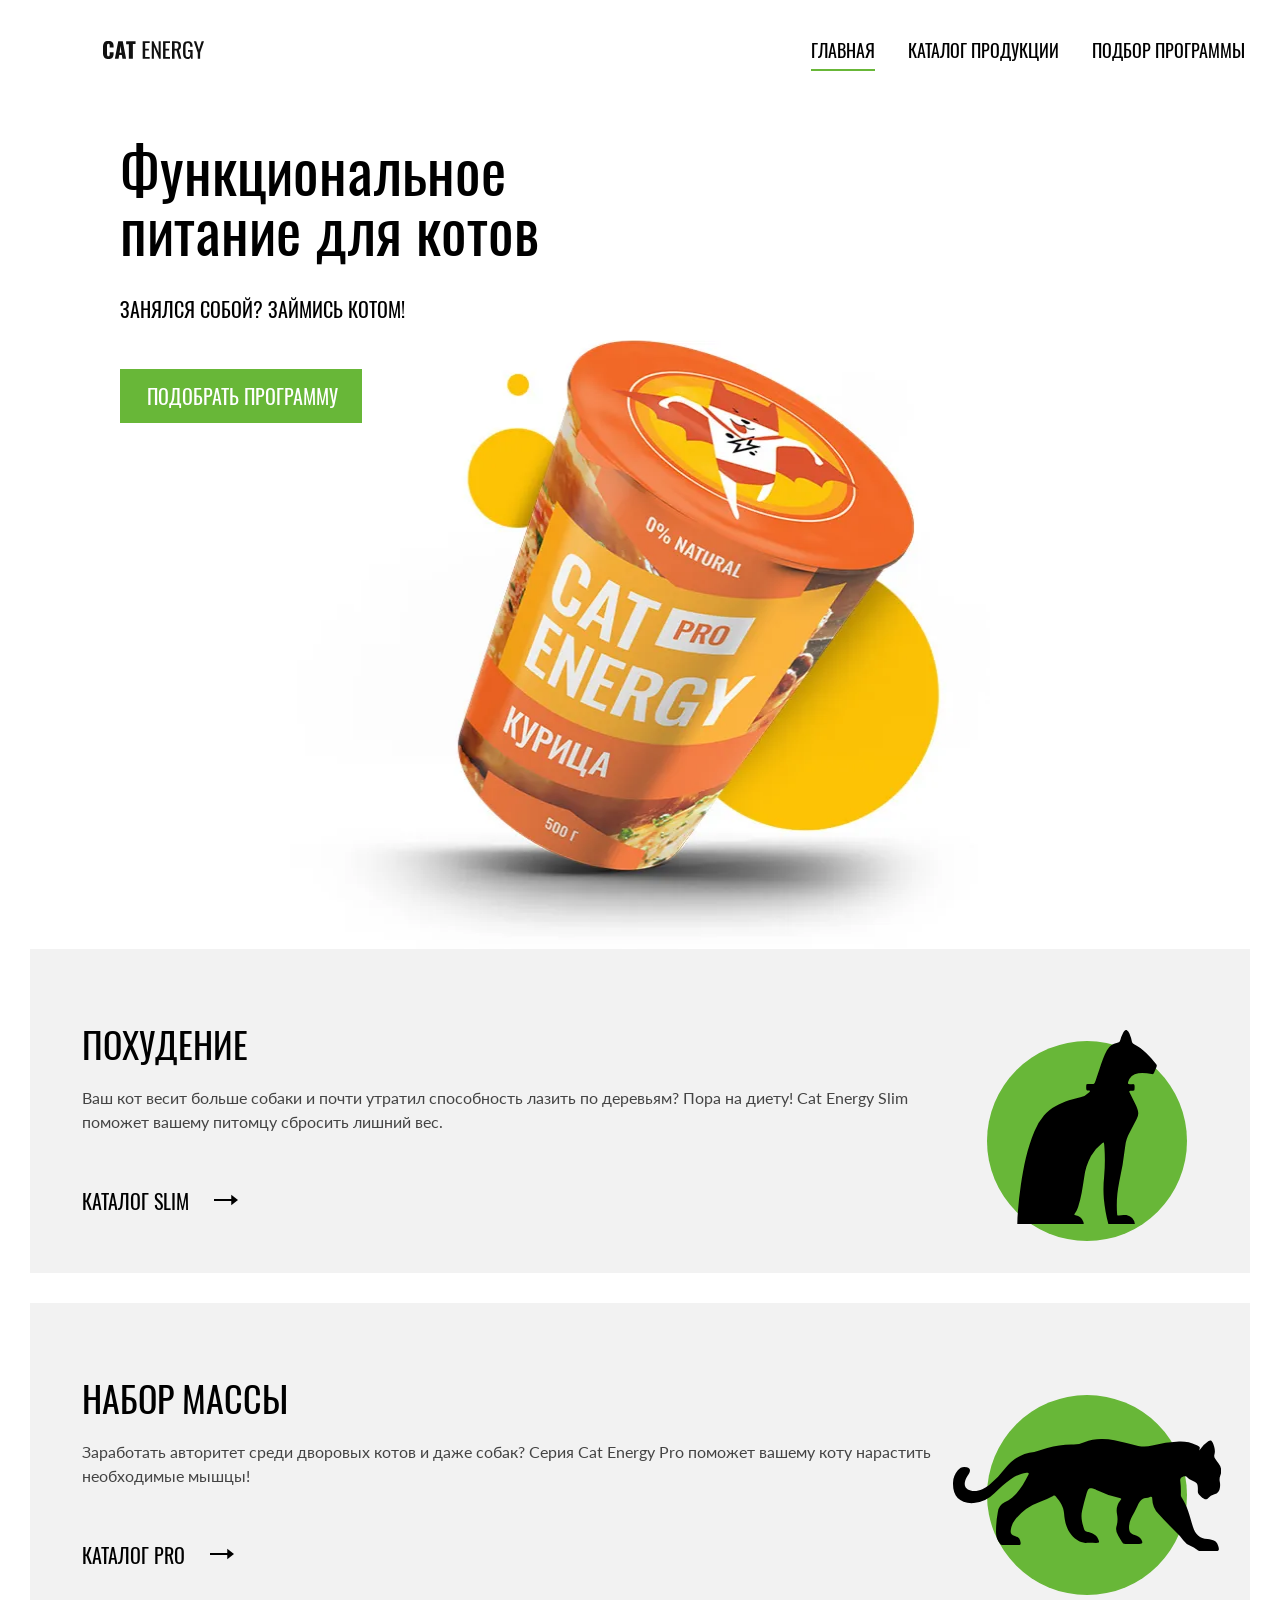
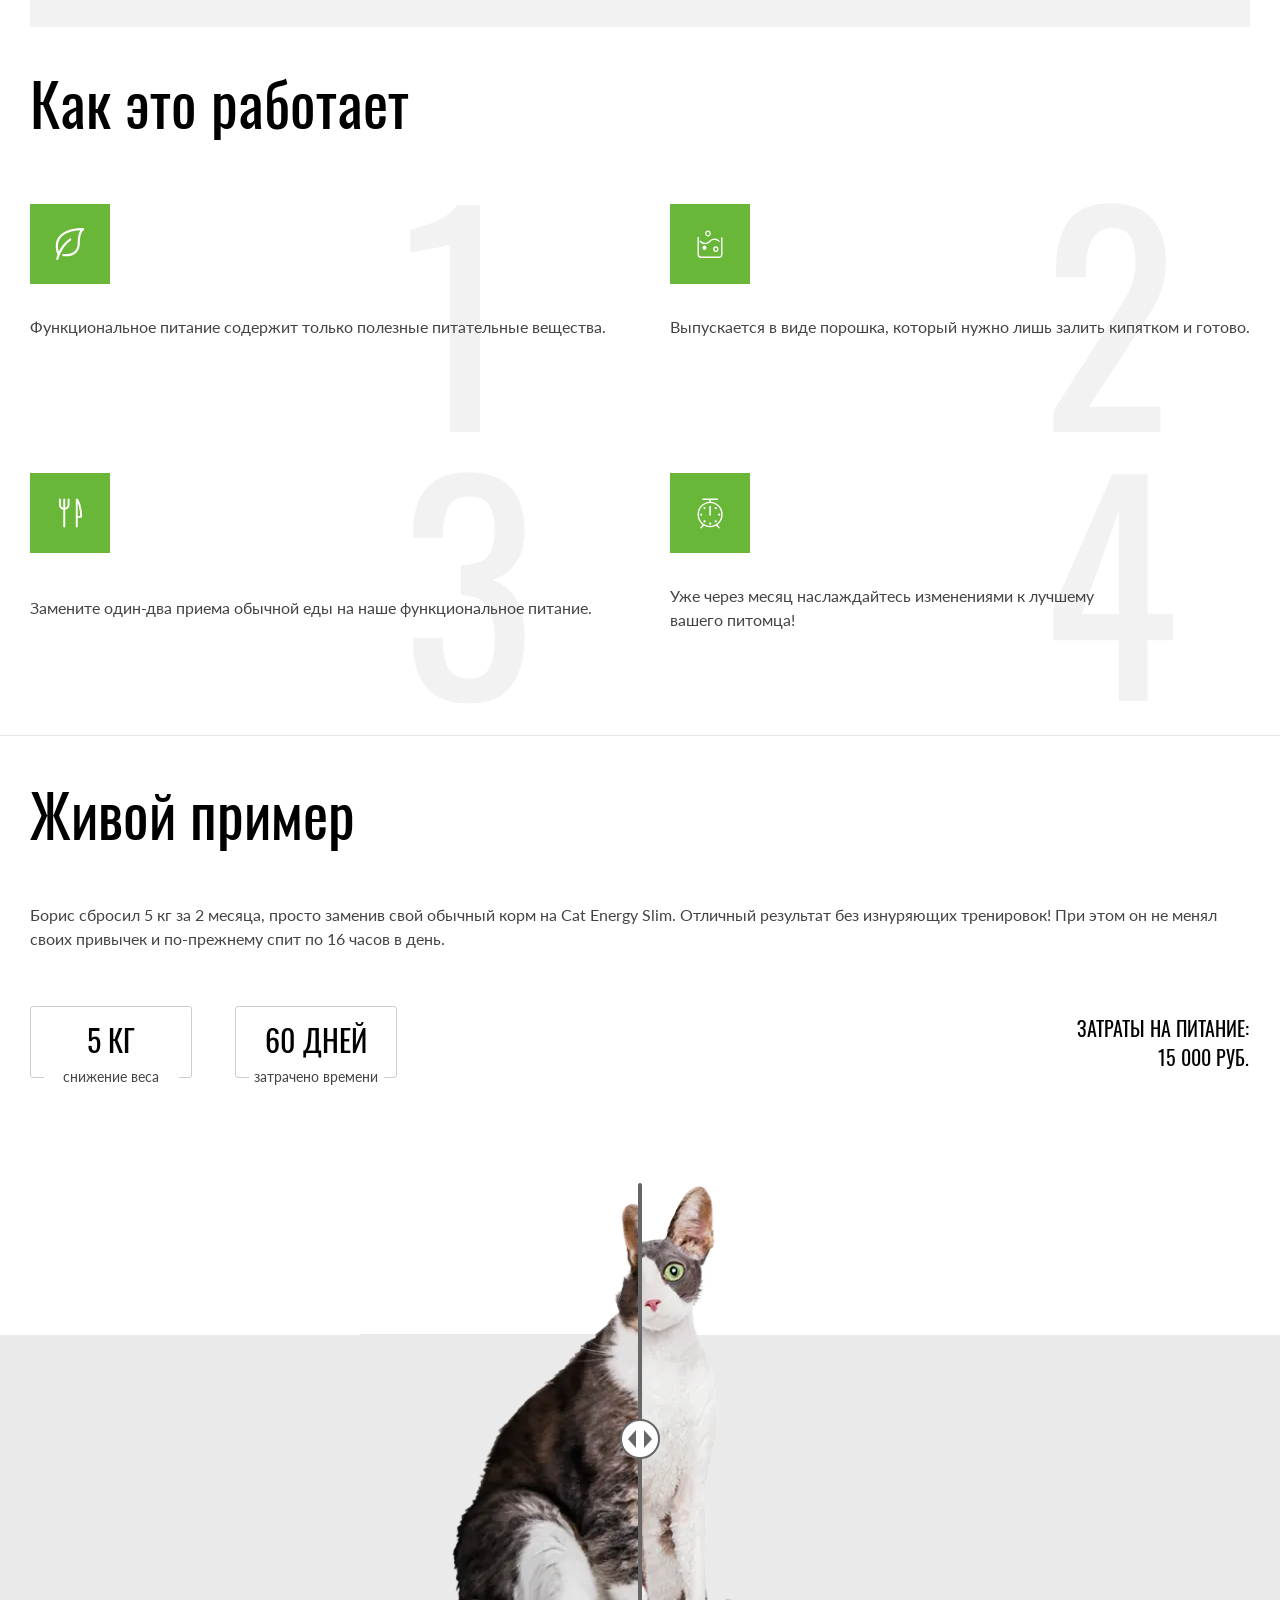
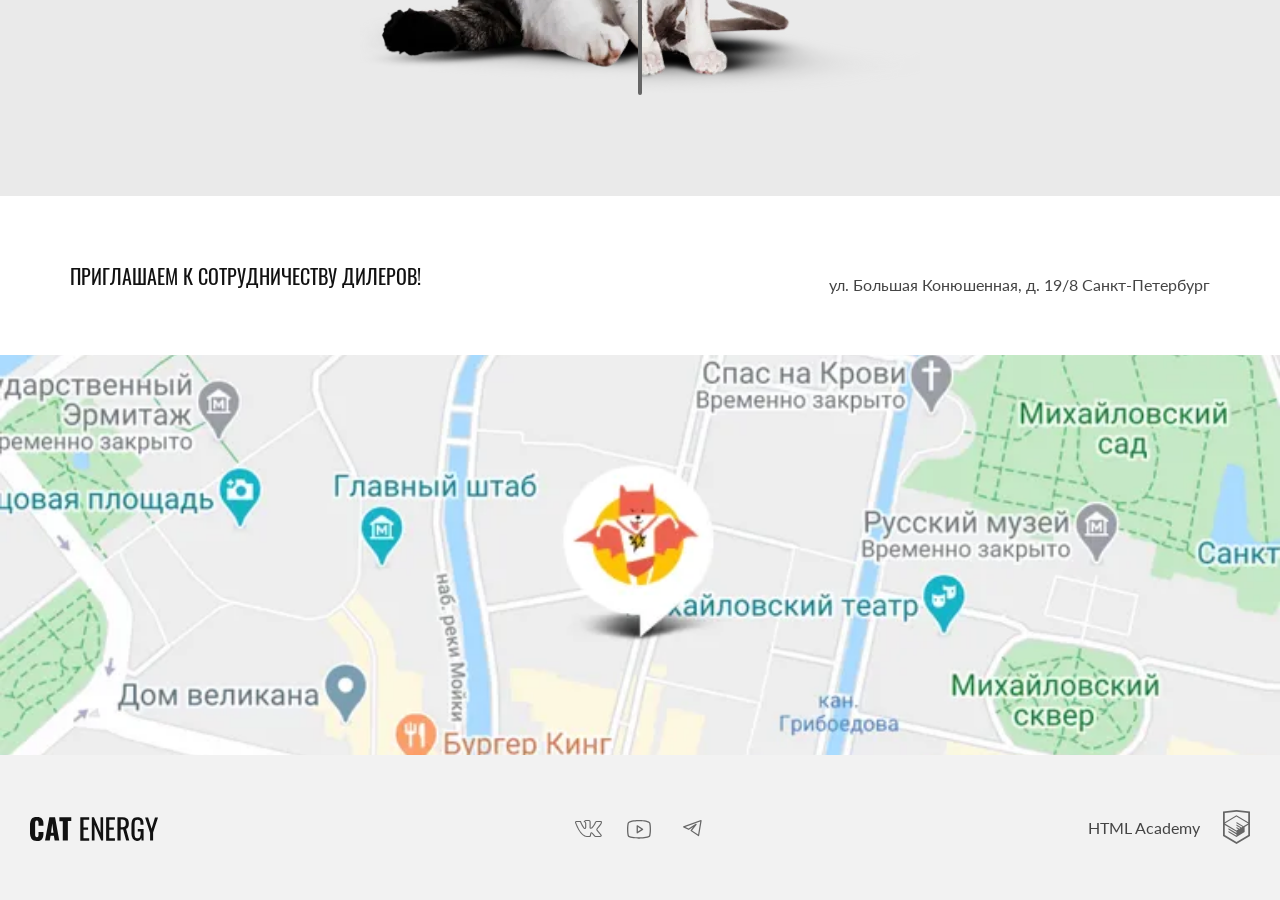
<file: index.html>
<!DOCTYPE html><html class="page" lang="ru"><head><meta charset="UTF-8"><meta name="viewport" content="width=device-width,initial-scale=1"><meta name="description" content="Сбалансированное питание для котов. Чтобы ваши котики были всегда в форме!"><link rel="preload" href="styles/styles.css" as="style" crossorigin="anonymous"><link rel="preload" href="https://www.google.com/maps/embed?pb=!1m18!1m12!1m3!1d1998.6037999040354!2d30.322010416394033!3d59.938716271971415!2m3!1f0!2f0!3f0!3m2!1i1024!2i768!4f13.1!3m3!1m2!1s0x4696310fca5ba729%3A0xea9c53d4493c879f!2sBolshaya+Konyushennaya+ul.%2C+19%2C+Sankt-Peterburg%2C+Russia%2C+191186!5e0!3m2!1sen!2s!4v1441888483426" as="document" crossorigin="anonymous"><link rel="preload" href="fonts/oswald/oswaldregular.woff2" as="font" crossorigin="anonymous"><link rel="preload" href="fonts/lato/Lato-Regular.woff2" as="font" crossorigin="anonymous"><link rel="stylesheet" href="styles/styles.css"><link rel="icon" href="favicon.ico"><!-- 32x32 --><link rel="icon" href="favicons/icon.svg" type="image/svg+xml"><link rel="apple-touch-icon" href="favicons/180.png"><!-- 180x180 --><link rel="manifest" href="manifest.webmanifest"><script src="scripts/index.js" defer="defer"></script><title>Интернет-магазин "Кэт энерджи"</title></head><body class="page__body"><header class="header header--background" data-test="header"><div class="header__container container"><div class="header__menu-wrapper"><a class="header__logo logo" href="index.html"><picture><source width="70" height="59" type="image/svg+xml" media="(min-width: 1300px)" srcset="images/logo-icon-desktop.svg"><source width="60" height="50" type="image/svg+xml" media="(min-width: 768px)" srcset="images/logo-icon-tablet.svg"><img class="logo__image" src="images/logo-icon-mobile.svg" width="33" height="38" alt="Картинка-логотип онлайн-магазина Кэт энерджи"></picture><picture><source width="118" height="21" type="image/svg+xml" media="(min-width: 1300px)" srcset="images/logo-text-header-desktop.svg"><img class="logo__text-image" src="images/logo-text-header-mobile-tablet.svg" width="101" height="18" alt="Логотип онлайн-магазина Кэт энерджи"></picture></a></div><nav class="main-nav"><button class="main-nav__toggle" type="button"><span class="visually-hidden">Открыть меню</span></button><ul class="main-nav__list site-list site-list--background"><li class="site-list__item"><a class="site-list__button site-list__button--active site-list__button--background" href="index.html">Главная</a></li><li class="site-list__item"><a class="site-list__button site-list__button--background" href="catalog.html">Каталог продукции</a></li><li class="site-list__item"><a class="site-list__button site-list__button--background" href="#">Подбор программы</a></li></ul></nav></div></header><main class="main-content"><section class="hero" data-test="hero"><div class="hero__container container"><h1 class="hero__title">Функциональное<br>питание для котов</h1><p class="hero__description">Занялся собой? Займись котом!</p><picture><source type="image/webp" media="(min-width: 1300px)" srcset="images/index-can-desktop@1x.webp, images/index-can-desktop@2x.webp 2x" width="552" height="499"><source type="image/webp" media="(min-width: 768px)" srcset="images/index-can-tablet@1x.webp, images/index-can-tablet@2x.webp 2x" width="700" height="609"><source type="image/webp" srcset="images/index-can-mobile@1x.webp, images/index-can-mobile@2x.webp 2x" width="280" height="270"><source width="552" height="499" type="image/png" media="(min-width: 1300px)" srcset="images/index-can-desktop@1x.png, images/index-can-desktop@2x.png 2x"><source width="700" height="609" type="image/png" media="(min-width: 768px)" srcset="images/index-can-tablet@1x.png, images/index-can-tablet@2x.png 2x"><img class="hero__image" src="images/index-can-mobile@1x.png" srcset="images/index-can-mobile@2x.png 2x" width="280" height="270" alt="Питание Cat Energy PRO со вкусом курицы"></picture><a class="button hero__button" href="form.html">Подобрать программу</a></div></section><section class="option" data-test="programs"><div class="option__container container"><h2 class="visually-hidden">Виды функционального питания для котов</h2><ul class="option__list"><li class="option__item option__item--icon-slim"><h3 class="option__title">Похудение</h3><p class="option__description">Ваш кот весит больше собаки и почти утратил способность лазить по деревьям? Пора на диету! Cat Energy Slim поможет вашему питомцу сбросить лишний вес.</p><a class="option__button" href="catalog-slim.html">Каталог slim</a></li><li class="option__item option__item--icon-pro"><h3 class="option__title">Набор массы</h3><p class="option__description">Заработать авторитет среди дворовых котов и даже собак? Серия Cat Energy Pro поможет вашему коту нарастить необходимые мышцы!</p><a class="option__button" href="catalog-pro.html">Каталог pro</a></li></ul></div></section><section class="benefits" data-test="features"><div class="benefits__container container"><h2 class="benefits__title">Как это работает</h2><ul class="benefits__list"><li class="benefits__item benefits__item--icon-leaf"><p class="benefits__description">Функциональное питание содержит&nbsp;только&nbsp;полезные питательные&nbsp;вещества.</p></li><li class="benefits__item benefits__item--icon-liquid"><p class="benefits__description">Выпускается&nbsp;в&nbsp;виде&nbsp;порошка, который&nbsp;нужно&nbsp;лишь залить кипятком&nbsp;и&nbsp;готово.</p></li><li class="benefits__item benefits__item--icon-tableware"><p class="benefits__description">Замените&nbsp;один-два&nbsp;приема обычной&nbsp;еды&nbsp;на наше функциональное&nbsp;питание.</p></li><li class="benefits__item benefits__item--icon-clock"><p class="benefits__description">Уже через месяц наслаждайтесь изменениями к лучшему<br>вашего&nbsp;питомца!</p></li></ul></div></section><section class="example" data-test="proof"><div class="example__container container"><div class="example__text-wrapper"><h2 class="example__title">Живой пример</h2><p class="example__text">Борис сбросил 5 кг за 2 месяца, просто заменив свой обычный корм на Cat Energy Slim. Отличный результат без изнуряющих тренировок! При этом он не менял своих привычек и по-прежнему спит по 16 часов в день.</p><div class="example__stats-wrapper"><dl class="example__stats stats"><div class="stats__item"><dt class="stats__value">5 КГ</dt><dd class="stats__definition">Снижение веса</dd></div><div class="stats__item"><dt class="stats__value">60 ДНЕЙ</dt><dd class="stats__definition">Затрачено времени</dd></div></dl><p class="example__text-value">Затраты на питание: <span class="example__price">15 000 РУБ.</span></p></div></div><div class="slider"><div class="slider__image-wrapper slider__image-wrapper--first"><picture><source type="image/webp" media="(min-width: 768px)" srcset="images/cat-before-tablet-desktop@1x.webp, images/cat-before-tablet-desktop@2x.webp 2x" width="560" height="512"><source type="image/webp" srcset="images/cat-before-mobile@1x.webp, images/cat-before-mobile@2x.webp 2x" width="280" height="256"><source width="560" height="512" type="image/png" media="(min-width: 768px)" srcset="images/cat-before-tablet-desktop@1x.png, images/cat-before-tablet-desktop@2x.png 2x"><img class="slider__img" src="images/cat-before-mobile@1x.png" srcset="images/cat-before-mobile@2x.png 2x" width="280" height="256" alt="Упитанный кот" loading="lazy"></picture></div><div class="slider__image-wrapper slider__image-wrapper--second"><picture><source type="image/webp" media="(min-width: 768px)" srcset="images/cat-after-tablet-desktop@1x.webp, images/cat-after-tablet-desktop@2x.webp 2x" width="560" height="512"><source type="image/webp" srcset="images/cat-after-mobile@1x.webp, images/cat-after-mobile@2x.webp 2x" width="280" height="256"><source width="560" height="512" type="image/png" media="(min-width: 768px)" srcset="images/cat-after-tablet-desktop@1x.png, images/cat-after-tablet-desktop@2x.png 2x"><img class="slider__img" src="images/cat-after-mobile@1x.png" srcset="images/cat-after-mobile@2x.png 2x" width="280" height="256" alt="Худой кот" loading="lazy"></picture></div><button class="slider__toggle" type="button"><span class="visually-hidden">Передвигать ползунок</span></button></div></div></section><section class="address" data-test="contacts"><div class="address__container container"><h2 class="visually-hidden">Как нас найти</h2><div class="address__wrapper"><p class="address__text">Приглашаем к&nbsp;сотрудничеству дилеров!</p><address class="address__direction">ул.&nbsp;Большая Конюшенная, д.&nbsp;19/8 <span class="address__city">Санкт-Петербург</span></address></div></div><div class="address__map-wrapper"><picture><source type="image/webp" media="(min-width: 1300px)" srcset="images/map-desktop@1x.webp, images/map-desktop@2x.webp 2x" width="1300" height="400"><source type="image/webp" media="(min-width: 768px)" srcset="images/map-tablet@1x.webp, images/map-tablet@2x.webp 2x" width="768" height="400"><source type="image/webp" srcset="images/map-mobile@1x.webp, images/map-mobile@2x.webp 2x" width="320" height="362"><source width="1300" height="400" type="image/jpeg" media="(min-width: 1300px)" srcset="images/map-desktop@1x.jpg, images/map-desktop@2x.jpg 2x"><source width="768" height="400" type="image/jpeg" media="(min-width: 768px)" srcset="images/map-tablet@1x.jpg, images/map-tablet@2x.jpg 2x"><img class="address__map-picture" src="images/map-mobile@1x.jpg" srcset="images/map-mobile@2x.jpg 2x" width="320" height="362" alt="Карта офиса по адресу: ул. Большая Конюшенная, д. 19/8 Санкт-Петербург" loading="lazy"></picture><iframe class="address__map-img" src="https://www.google.com/maps/embed?pb=!1m18!1m12!1m3!1d1998.6037999040354!2d30.322010416394033!3d59.938716271971415!2m3!1f0!2f0!3f0!3m2!1i1024!2i768!4f13.1!3m3!1m2!1s0x4696310fca5ba729%3A0xea9c53d4493c879f!2sBolshaya+Konyushennaya+ul.%2C+19%2C+Sankt-Peterburg%2C+Russia%2C+191186!5e0!3m2!1sen!2s!4v1441888483426" width="320" height="362" allowfullscreen title="Карта офиса по адресу: ул.Большая Конюшенная, д.19/8 Санкт-Петербург" loading="lazy"></iframe></div></section></main><footer class="main-footer" data-test="footer"><div class="main-footer__container container"><div class="main-footer__logo logo"><a class="logo__link" href="index.html"><svg class="logo__text-footer" width="128" height="24"><use href="icons/stack.svg#logo-text-footer"></use></svg> <span class="visually-hidden">Ссылка-логотип</span></a></div><div class="main-footer__social social"><ul class="social__list"><li class="social__item"><a class="social__link social__link--vkontakte" href="https://vk.com/htmlacademy"><span class="visually-hidden">Мы Вконтакте</span></a></li><li class="social__item"><a class="social__link social__link--youtube" href="https://www.youtube.com/user/htmlacademyru"><span class="visually-hidden">Мы в Ютубе</span></a></li><li class="social__item"><a class="social__link social__link--telegram" href="https://t.me/htmlacademy"><span class="visually-hidden">Мы в Телеграме</span></a></li></ul></div><div class="main-footer__copyright copyright"><a class="copyright__link" href="https://htmlacademy.ru/intensive/adaptive"><span class="copyright__item">HTML Academy</span> <svg class="copyright__image" width="27" height="34"><use href="icons/stack.svg#html-academy-footer-logo"></use></svg></a></div></div></footer></body></html>
</file>
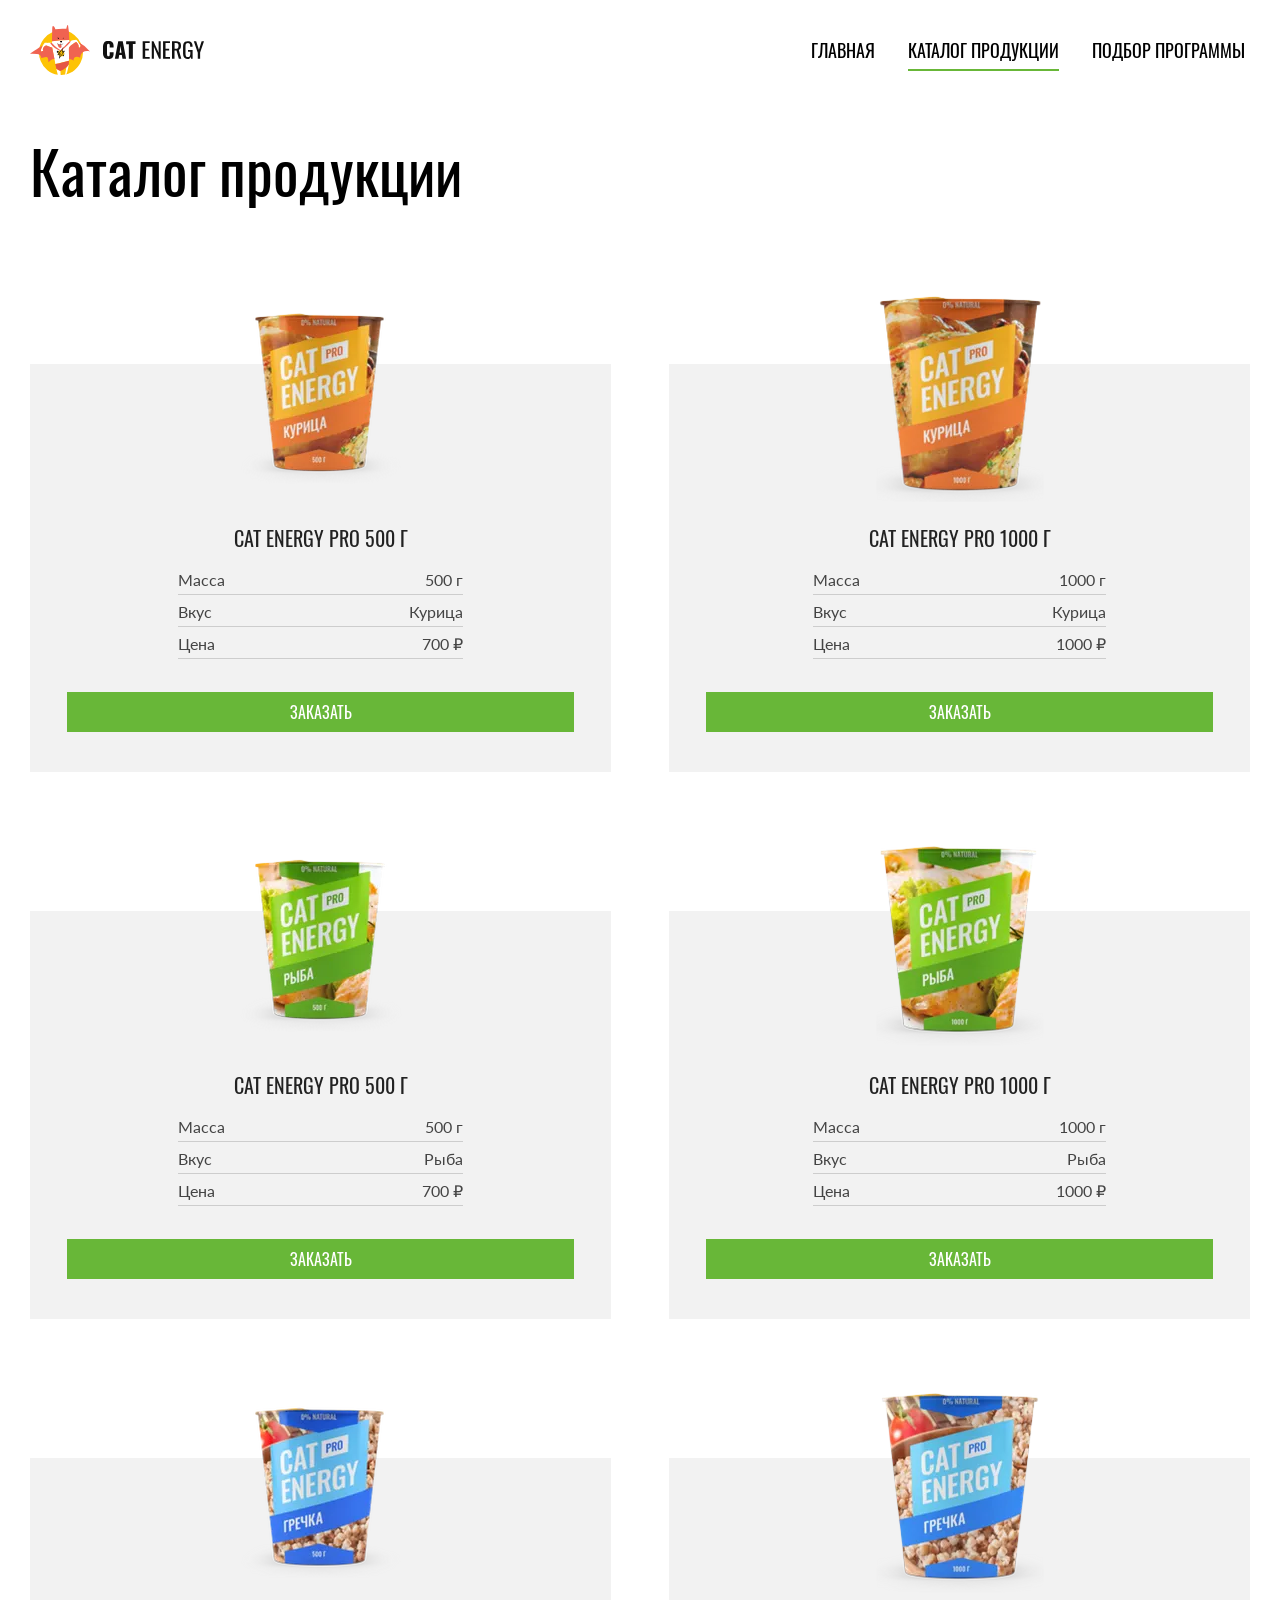
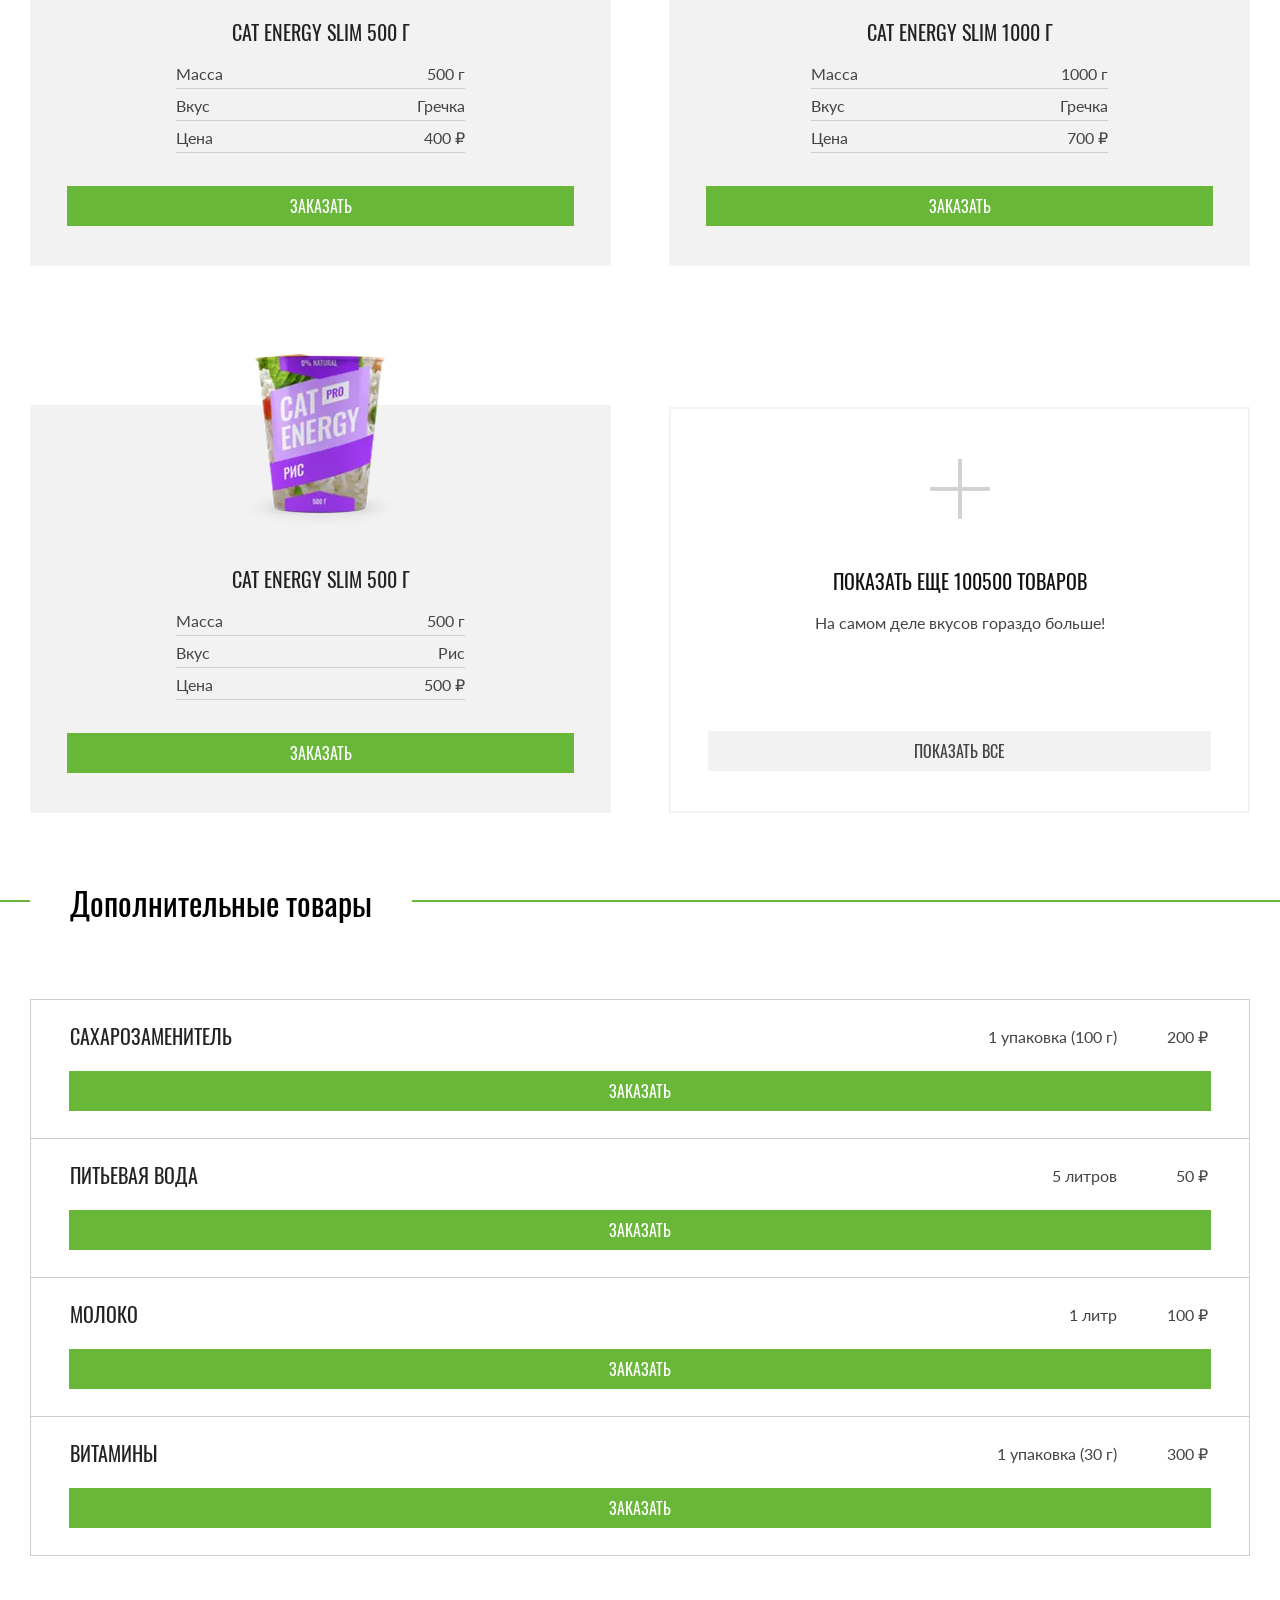
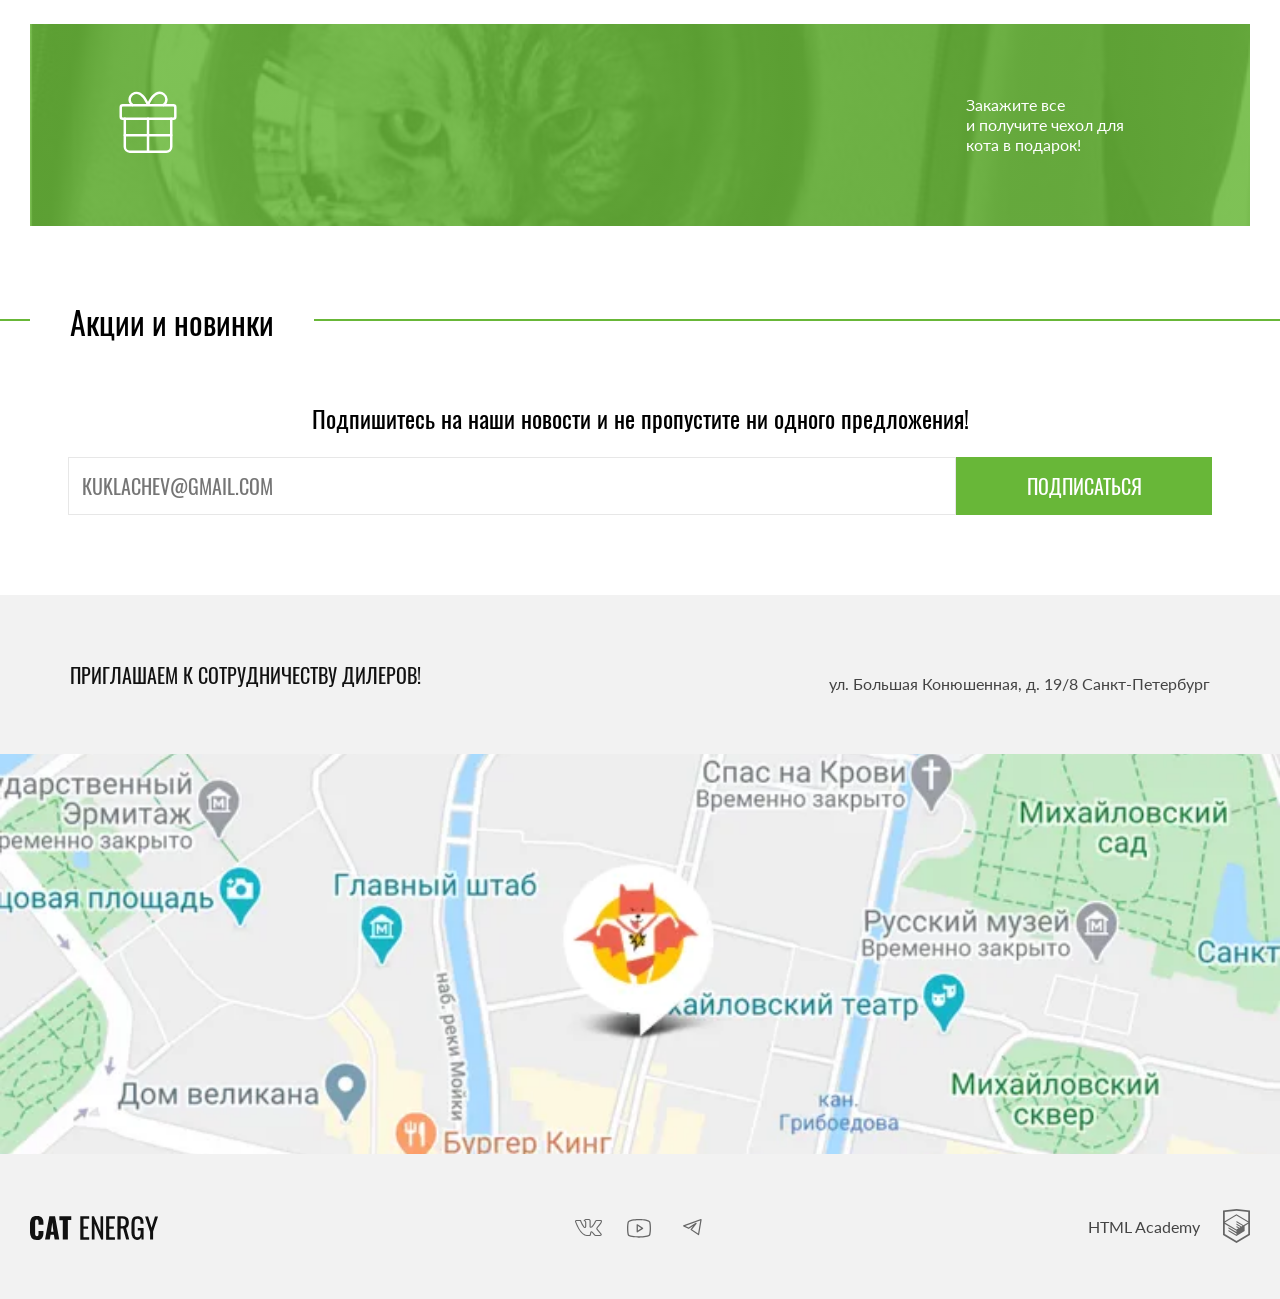
<file: catalog.html>
<!DOCTYPE html><html class="page" lang="ru"><head><meta charset="UTF-8"><meta name="viewport" content="width=device-width,initial-scale=1"><meta name="description" content="Сбалансированное питание для котов. Чтобы ваши котики были всегда в форме!"><link rel="preload" href="styles/styles.css" as="style" crossorigin="anonymous"><link rel="preload" href="https://www.google.com/maps/embed?pb=!1m18!1m12!1m3!1d1998.6037999040354!2d30.322010416394033!3d59.938716271971415!2m3!1f0!2f0!3f0!3m2!1i1024!2i768!4f13.1!3m3!1m2!1s0x4696310fca5ba729%3A0xea9c53d4493c879f!2sBolshaya+Konyushennaya+ul.%2C+19%2C+Sankt-Peterburg%2C+Russia%2C+191186!5e0!3m2!1sen!2s!4v1441888483426" as="document" crossorigin="anonymous"><link rel="preload" href="fonts/oswald/oswaldregular.woff2" as="font" crossorigin="anonymous"><link rel="preload" href="fonts/lato/Lato-Regular.woff2" as="font" crossorigin="anonymous"><link rel="stylesheet" href="styles/styles.css"><link rel="icon" href="favicon.ico"><!-- 32x32 --><link rel="icon" href="favicons/icon.svg" type="image/svg+xml"><link rel="apple-touch-icon" href="favicons/180.png"><!-- 180x180 --><link rel="manifest" href="manifest.webmanifest"><script src="scripts/index.js" defer="defer"></script><title>Интернет-магазин "Кэт энерджи"</title></head><body class="page__body"><header class="header" data-test="header"><div class="header__container container"><div class="header__menu-wrapper"><a class="header__logo logo" href="index.html"><picture><source width="70" height="59" type="image/svg+xml" media="(min-width: 1300px)" srcset="images/logo-icon-desktop.svg"><source width="60" height="50" type="image/svg+xml" media="(min-width: 768px)" srcset="images/logo-icon-tablet.svg"><img class="logo__image" src="images/logo-icon-mobile.svg" width="33" height="38" alt="Картинка-логотип онлайн-магазина Кэт энерджи"></picture><picture><source width="118" height="21" type="image/svg+xml" media="(min-width: 1300px)" srcset="images/logo-text-header-desktop.svg"><img class="logo__text-image" src="images/logo-text-header-mobile-tablet.svg" width="101" height="18" alt="Логотип онлайн-магазина Кэт энерджи"></picture></a></div><nav class="main-nav"><button class="main-nav__toggle" type="button"><span class="visually-hidden">Открыть меню</span></button><ul class="main-nav__list site-list"><li class="site-list__item"><a class="site-list__button" href="index.html">Главная</a></li><li class="site-list__item"><a class="site-list__button site-list__button--active" href="catalog.html">Каталог продукции</a></li><li class="site-list__item"><a class="site-list__button" href="#">Подбор программы</a></li></ul></nav></div></header><main class="main-inner"><section class="main-inner__catalog catalog" data-test="catalog"><div class="catalog__container container"><h1 class="catalog__title">Каталог продукции</h1><div class="catalog__wrapper"><div class="card"><div class="card__wrapper"><a class="card__link-image" href="#"><picture><source type="image/webp" media="(min-width: 1300px)" srcset="images/card-chicken500-desktop@1x.webp, images/card-chicken500-desktop@2x.webp 2x" width="169" height="210"><source type="image/webp" media="(min-width: 768px)" srcset="images/card-chicken500-tablet@1x.webp, images/card-chicken500-tablet@2x.webp 2x" width="200" height="210"><source type="image/webp" srcset="images/card-chicken500-mobile@1x.webp, images/card-chicken500-mobile@2x.webp 2x" width="140" height="107"><source width="169" height="210" type="image/png" media="(min-width: 1300px)" srcset="images/card-chicken500-desktop@1x.png, images/card-chicken500-desktop@2x.png 2x"><source width="200" height="210" type="image/png" media="(min-width: 768px)" srcset="images/card-chicken500-tablet@1x.png, images/card-chicken500-tablet@2x.png 2x"><img class="card__image" src="images/card-chicken500-mobile@1x.png" srcset="images/card-chicken500-mobile@2x.png 2x" width="140" height="107" alt="Питание Cat Energy PRO 500 г со вкусом курицы" loading="lazy"></picture></a><div class="card__description"><a class="card__link-title" href="#"><h2 class="card__title">Cat Energy PRO 500&nbsp;г</h2></a><ul class="card__list"><li class="card__item"><p class="card__type">Масса</p><p class="card__value">500 г</p></li><li class="card__item"><p class="card__type">Вкус</p><p class="card__value">Курица</p></li><li class="card__item"><p class="card__type">Цена</p><p class="card__value">700 ₽</p></li></ul></div></div><a class="card__button button" href="#">Заказать</a></div><div class="card"><div class="card__wrapper"><a class="card__link-image" href="#"><picture><source type="image/webp" media="(min-width: 1300px)" srcset="images/card-chicken1000-desktop@1x.webp, images/card-chicken1000-desktop@2x.webp 2x" width="169" height="210"><source type="image/webp" media="(min-width: 768px)" srcset="images/card-chicken1000-tablet@1x.webp, images/card-chicken1000-tablet@2x.webp 2x" width="200" height="210"><source type="image/webp" srcset="images/card-chicken1000-mobile@1x.webp, images/card-chicken1000-mobile@2x.webp 2x" width="140" height="107"><source width="169" height="210" type="image/png" media="(min-width: 1300px)" srcset="images/card-chicken1000-desktop@1x.png, images/card-chicken1000-desktop@2x.png 2x"><source width="200" height="210" type="image/png" media="(min-width: 768px)" srcset="images/card-chicken1000-tablet@1x.png, images/card-chicken1000-tablet@2x.png 2x"><img class="card__image" src="images/card-chicken1000-mobile@1x.png" srcset="images/card-chicken1000-mobile@2x.png 2x" width="140" height="107" alt="Питание Cat Energy PRO 1000 г со вкусом курицы" loading="lazy"></picture></a><div class="card__description"><a class="card__link-title" href="#"><h2 class="card__title">Cat Energy PRO 1000&nbsp;г</h2></a><ul class="card__list"><li class="card__item"><p class="card__type">Масса</p><p class="card__value">1000 г</p></li><li class="card__item"><p class="card__type">Вкус</p><p class="card__value">Курица</p></li><li class="card__item"><p class="card__type">Цена</p><p class="card__value">1000 ₽</p></li></ul></div></div><a class="card__button button" href="#">Заказать</a></div><div class="card"><div class="card__wrapper"><a class="card__link-image" href="#"><picture><source type="image/webp" media="(min-width: 1300px)" srcset="images/card-fish500-desktop@1x.webp, images/card-fish500-desktop@2x.webp 2x" width="169" height="210"><source type="image/webp" media="(min-width: 768px)" srcset="images/card-fish500-tablet@1x.webp, images/card-fish500-tablet@2x.webp 2x" width="200" height="210"><source type="image/webp" srcset="images/card-fish500-mobile@1x.webp, images/card-fish500-mobile@2x.webp 2x" width="140" height="107"><source width="169" height="210" type="image/png" media="(min-width: 1300px)" srcset="images/card-fish500-desktop@1x.png, images/card-fish500-desktop@2x.png 2x"><source width="200" height="210" type="image/png" media="(min-width: 768px)" srcset="images/card-fish500-tablet@1x.png, images/card-fish500-tablet@2x.png 2x"><img class="card__image" src="images/card-fish500-mobile@1x.png" srcset="images/card-fish500-mobile@2x.png 2x" width="140" height="107" alt="Питание Cat Energy PRO 500 г со вкусом рыбы" loading="lazy"></picture></a><div class="card__description"><a class="card__link-title" href="#"><h2 class="card__title">Cat Energy PRO 500&nbsp;г</h2></a><ul class="card__list"><li class="card__item"><p class="card__type">Масса</p><p class="card__value">500 г</p></li><li class="card__item"><p class="card__type">Вкус</p><p class="card__value">Рыба</p></li><li class="card__item"><p class="card__type">Цена</p><p class="card__value">700 ₽</p></li></ul></div></div><a class="card__button button" href="#">Заказать</a></div><div class="card"><div class="card__wrapper"><a class="card__link-image" href="#"><picture><source type="image/webp" media="(min-width: 1300px)" srcset="images/card-fish1000-desktop@1x.webp, images/card-fish1000-desktop@2x.webp 2x" width="169" height="210"><source type="image/webp" media="(min-width: 768px)" srcset="images/card-fish1000-tablet@1x.webp, images/card-fish1000-tablet@2x.webp 2x" width="200" height="210"><source type="image/webp" srcset="images/card-fish1000-mobile@1x.webp, images/card-fish1000-mobile@2x.webp 2x" width="140" height="107"><source width="169" height="210" type="image/png" media="(min-width: 1300px)" srcset="images/card-fish1000-desktop@1x.png, images/card-fish1000-desktop@2x.png 2x"><source width="200" height="210" type="image/png" media="(min-width: 768px)" srcset="images/card-fish1000-tablet@1x.png, images/card-fish1000-tablet@2x.png 2x"><img class="card__image" src="images/card-fish1000-mobile@1x.png" srcset="images/card-fish1000-mobile@2x.png 2x" width="140" height="107" alt="Питание Cat Energy PRO 1000 г со вкусом рыбы" loading="lazy"></picture></a><div class="card__description"><a class="card__link-title" href="#"><h2 class="card__title">Cat Energy PRO 1000&nbsp;г</h2></a><ul class="card__list"><li class="card__item"><p class="card__type">Масса</p><p class="card__value">1000 г</p></li><li class="card__item"><p class="card__type">Вкус</p><p class="card__value">Рыба</p></li><li class="card__item"><p class="card__type">Цена</p><p class="card__value">1000 ₽</p></li></ul></div></div><a class="card__button button" href="#">Заказать</a></div><div class="card"><div class="card__wrapper"><a class="card__link-image" href="#"><picture><source type="image/webp" media="(min-width: 1300px)" srcset="images/card-buckwheat500-desktop@1x.webp, images/card-buckwheat500-desktop@2x.webp 2x" width="169" height="210"><source type="image/webp" media="(min-width: 768px)" srcset="images/card-buckwheat500-tablet@1x.webp, images/card-buckwheat500-tablet@2x.webp 2x" width="200" height="210"><source type="image/webp" srcset="images/card-buckwheat500-mobile@1x.webp, images/card-buckwheat500-mobile@2x.webp 2x" width="140" height="107"><source width="169" height="210" type="image/png" media="(min-width: 1300px)" srcset="images/card-buckwheat500-desktop@1x.png, images/card-buckwheat500-desktop@2x.png 2x"><source width="200" height="210" type="image/png" media="(min-width: 768px)" srcset="images/card-buckwheat500-tablet@1x.png, images/card-buckwheat500-tablet@2x.png 2x"><img class="card__image" src="images/card-buckwheat500-mobile@1x.png" srcset="images/card-buckwheat500-mobile@2x.png 2x" width="140" height="107" alt="Питание Cat Energy SLIM 500 г со вкусом гречки" loading="lazy"></picture></a><div class="card__description"><a class="card__link-title" href="#"><h2 class="card__title">Cat Energy SLIM 500&nbsp;г</h2></a><ul class="card__list"><li class="card__item"><p class="card__type">Масса</p><p class="card__value">500 г</p></li><li class="card__item"><p class="card__type">Вкус</p><p class="card__value">Гречка</p></li><li class="card__item"><p class="card__type">Цена</p><p class="card__value">400 ₽</p></li></ul></div></div><a class="card__button button" href="#">Заказать</a></div><div class="card"><div class="card__wrapper"><a class="card__link-image" href="#"><picture><source type="image/webp" media="(min-width: 1300px)" srcset="images/card-buckwheat1000-desktop@1x.webp, images/card-buckwheat1000-desktop@2x.webp 2x" width="169" height="210"><source type="image/webp" media="(min-width: 768px)" srcset="images/card-buckwheat1000-tablet@1x.webp, images/card-buckwheat1000-tablet@2x.webp 2x" width="200" height="210"><source type="image/webp" srcset="images/card-buckwheat1000-mobile@1x.webp, images/card-buckwheat1000-mobile@2x.webp 2x" width="140" height="107"><source width="169" height="210" type="image/png" media="(min-width: 1300px)" srcset="images/card-buckwheat1000-desktop@1x.png, images/card-buckwheat1000-desktop@2x.png 2x"><source width="200" height="210" type="image/png" media="(min-width: 768px)" srcset="images/card-buckwheat1000-tablet@1x.png, images/card-buckwheat1000-tablet@2x.png 2x"><img class="card__image" src="images/card-buckwheat1000-mobile@1x.png" srcset="images/card-buckwheat1000-mobile@2x.png 2x" width="140" height="107" alt="Питание Cat Energy SLIM 1000 г со вкусом гречки" loading="lazy"></picture></a><div class="card__description"><a class="card__link-title" href="#"><h2 class="card__title">Cat Energy SLIM 1000&nbsp;г</h2></a><ul class="card__list"><li class="card__item"><p class="card__type">Масса</p><p class="card__value">1000 г</p></li><li class="card__item"><p class="card__type">Вкус</p><p class="card__value">Гречка</p></li><li class="card__item"><p class="card__type">Цена</p><p class="card__value">700 ₽</p></li></ul></div></div><a class="card__button button" href="#">Заказать</a></div><div class="card"><div class="card__wrapper"><a class="card__link-image" href="#"><picture><source type="image/webp" media="(min-width: 1300px)" srcset="images/card-rice500-desktop@1x.webp, images/card-rice500-desktop@2x.webp 2x" width="169" height="210"><source type="image/webp" media="(min-width: 768px)" srcset="images/card-rice500-tablet@1x.webp, images/card-rice500-tablet@2x.webp 2x" width="200" height="210"><source type="image/webp" srcset="images/card-rice500-mobile@1x.webp, images/card-rice500-mobile@2x.webp 2x" width="140" height="107"><source width="169" height="210" type="image/png" media="(min-width: 1300px)" srcset="images/card-rice500-desktop@1x.png, images/card-rice500-desktop@2x.png 2x"><source width="200" height="210" type="image/png" media="(min-width: 768px)" srcset="images/card-rice500-tablet@1x.png, images/card-rice500-tablet@2x.png 2x"><img class="card__image" src="images/card-rice500-mobile@1x.png" srcset="images/card-rice500-mobile@2x.png 2x" width="140" height="107" alt="Питание Cat Energy SLIM 500 г со вкусом риса" loading="lazy"></picture></a><div class="card__description"><a class="card__link-title" href="#"><h2 class="card__title">Cat Energy SLIM 500&nbsp;г</h2></a><ul class="card__list"><li class="card__item"><p class="card__type">Масса</p><p class="card__value">500 г</p></li><li class="card__item"><p class="card__type">Вкус</p><p class="card__value">Рис</p></li><li class="card__item"><p class="card__type">Цена</p><p class="card__value">500 ₽</p></li></ul></div></div><a class="card__button button" href="#">Заказать</a></div><div class="card card--show-more"><div class="card__show-wrapper"><div class="card__more-wrapper"><a class="card__link-image card__link-icon" href="#"><span class="visually-hidden">Показать еще товары</span> </a><a class="card__link-title" href="#"><h2 class="card__more">Показать еще 100500 товаров</h2></a><p class="card__text">На самом деле вкусов гораздо больше!</p></div><div class="card__button-wrapper"><a class="button card__button button--secondary" href="#">Показать все</a></div></div></div></div></div></section><section class="additional-products" data-test="additional"><div class="additional-products__container container"><h2 class="additional-products__title">Дополнительные товары</h2><div class="additional-products__wrapper"><ul class="additional-products__list"><li class="additional-products__item benefit-item"><div class="benefit-item__main-wrapper"><h3 class="benefit-item__name">Сахарозаменитель</h3><div class="benefit-item__wrapper"><p class="benefit-item__text">1 упаковка (100 г)</p><p class="benefit-item__value">200 ₽</p></div></div><div class="benefit-item__button-wrapper"><a class="button benefit-item__button" href="#">Заказать</a></div></li><li class="additional-products__item benefit-item"><div class="benefit-item__main-wrapper"><h3 class="benefit-item__name">Питьевая вода</h3><div class="benefit-item__wrapper"><p class="benefit-item__text">5 литров</p><p class="benefit-item__value">50 ₽</p></div></div><div class="benefit-item__button-wrapper"><a class="button benefit-item__button" href="#">Заказать</a></div></li><li class="additional-products__item benefit-item"><div class="benefit-item__main-wrapper"><h3 class="benefit-item__name">Молоко</h3><div class="benefit-item__wrapper"><p class="benefit-item__text">1 литр</p><p class="benefit-item__value">100 ₽</p></div></div><div class="benefit-item__button-wrapper"><a class="button benefit-item__button" href="#">Заказать</a></div></li><li class="additional-products__item benefit-item"><div class="benefit-item__main-wrapper"><h3 class="benefit-item__name">Витамины</h3><div class="benefit-item__wrapper"><p class="benefit-item__text">1 упаковка (30 г)</p><p class="benefit-item__value">300 ₽</p></div></div><div class="benefit-item__button-wrapper"><a class="button benefit-item__button" href="#">Заказать</a></div></li></ul><div class="additional-products__block promo-block"><p class="promo-block__text">Закажите все<br>и получите чехол для<br>кота в подарок!</p></div></div></div></section><section class="newsletter"><div class="newsletter__container container"><h2 class="newsletter__title">Акции и новинки</h2><div class="newsletter__wrapper"><p class="newsletter__text">Подпишитесь на наши новости и не пропустите ни одного предложения!</p><form class="newsletter__form catalog-form" action="https://echo.htmlacademy.ru/" method="post"><label class="visually-hidden" for="newsletter-email">Ваш e-mail</label><!-- В случае ошибки на инпут нужно поставить класс catalog-form__input--invalid --> <input class="catalog-form__input" type="email" name="newsletter-email" id="newsletter-email" placeholder="кuklachev@gmail.com" required> <button class="button catalog-form__button" type="submit">Подписаться</button></form></div></div></section><section class="address address--catalog-page" data-test="contacts"><div class="address__container container"><h2 class="visually-hidden">Как нас найти</h2><div class="address__wrapper"><p class="address__text">Приглашаем к&nbsp;сотрудничеству дилеров!</p><address class="address__direction">ул.&nbsp;Большая Конюшенная, д.&nbsp;19/8 <span class="address__city">Санкт-Петербург</span></address></div></div><div class="address__map-wrapper"><picture><source type="image/webp" media="(min-width: 1300px)" srcset="images/map-desktop@1x.webp, images/map-desktop@2x.webp 2x" width="1300" height="400"><source type="image/webp" media="(min-width: 768px)" srcset="images/map-tablet@1x.webp, images/map-tablet@2x.webp 2x" width="768" height="400"><source type="image/webp" srcset="images/map-mobile@1x.webp, images/map-mobile@2x.webp 2x" width="320" height="362"><source width="1300" height="400" type="image/jpeg" media="(min-width: 1300px)" srcset="images/map-desktop@1x.jpg, images/map-desktop@2x.jpg 2x"><source width="768" height="400" type="image/jpeg" media="(min-width: 768px)" srcset="images/map-tablet@1x.jpg, images/map-tablet@2x.jpg 2x"><img class="address__map-picture" src="images/map-mobile@1x.jpg" srcset="images/map-mobile@2x.jpg 2x" width="320" height="362" alt="Карта офиса по адресу: ул. Большая Конюшенная, д. 19/8 Санкт-Петербург" loading="lazy"></picture><iframe class="address__map-img" src="https://www.google.com/maps/embed?pb=!1m18!1m12!1m3!1d1998.6037999040354!2d30.322010416394033!3d59.938716271971415!2m3!1f0!2f0!3f0!3m2!1i1024!2i768!4f13.1!3m3!1m2!1s0x4696310fca5ba729%3A0xea9c53d4493c879f!2sBolshaya+Konyushennaya+ul.%2C+19%2C+Sankt-Peterburg%2C+Russia%2C+191186!5e0!3m2!1sen!2s!4v1441888483426" width="320" height="362" allowfullscreen title="Карта офиса по адресу: ул. Большая Конюшенная, д. 19/8 Санкт-Петербург" loading="lazy"></iframe></div></section></main><footer class="main-footer" data-test="footer"><div class="main-footer__container container"><div class="main-footer__logo logo"><a class="logo__link" href="index.html"><svg class="logo__text-footer" width="128" height="24"><use href="icons/stack.svg#logo-text-footer"></use></svg> <span class="visually-hidden">Ссылка-логотип</span></a></div><div class="main-footer__social social"><ul class="social__list"><li class="social__item"><a class="social__link social__link--vkontakte" href="https://vk.com/htmlacademy"><span class="visually-hidden">Мы Вконтакте</span></a></li><li class="social__item"><a class="social__link social__link--youtube" href="https://www.youtube.com/user/htmlacademyru"><span class="visually-hidden">Мы в Ютубе</span></a></li><li class="social__item"><a class="social__link social__link--telegram" href="https://t.me/htmlacademy"><span class="visually-hidden">Мы в Телеграме</span></a></li></ul></div><div class="main-footer__copyright copyright"><a class="copyright__link" href="https://htmlacademy.ru/intensive/adaptive"><span class="copyright__item">HTML Academy</span> <svg class="copyright__image" width="27" height="34"><use href="icons/stack.svg#html-academy-footer-logo"></use></svg></a></div></div></footer></body></html>
</file>
<file: styles/styles.css>
@font-face{font-family:Lato;font-weight:400;font-style:normal;font-display:swap;src:url(../fonts/lato/Lato-Regular.woff2)format("woff2")}@font-face{font-family:Oswald;font-weight:400;font-style:normal;font-display:swap;src:url(../fonts/oswald/oswaldregular.woff2)format("woff2")}*,:before,:after{box-sizing:border-box}body{color:#000;background-color:#fff;flex-direction:column;min-width:320px;height:100vh;margin:0;font-family:Lato,Arial,sans-serif;font-size:14px;font-weight:400;line-height:18px;display:flex}.visually-hidden{white-space:nowrap;clip-path:inset(100%);clip:rect(0 0 0 0);border:0;width:1px;height:1px;margin:-1px;padding:0;position:absolute;overflow:hidden}@media (width>=768px){.header .header__container{padding-top:25px}}@media (width>=1300px){.header--background:after{content:"";z-index:0;background-color:#4e4d54;background-image:linear-gradient(#68b738d9 50% 50%),url(../images/index-background-desktop@1x.jpg);background-position:100% 0;background-repeat:no-repeat;background-size:100%,720px 694px;width:50%;height:694px;display:block;position:absolute;top:0;right:0}}@media (resolution>=2x){.header--background:after{background-image:linear-gradient(#68b738d9 50% 50%),url(../images/index-background-desktop@2x.jpg)}}@media (width>=1300px){.header .header__container{padding-top:55px}}.header__logo{transition-property:opacity;transition-duration:.3s;display:inline-block}.header__logo:hover{opacity:.8}.header__logo:active{opacity:.6}.header__container{position:relative}@media (width>=768px){.header__container{align-items:center;display:flex}}.header__menu-wrapper{justify-content:space-between;align-items:center;padding:12px 0;display:flex;position:relative}@media (width>=768px){.header__menu-wrapper{padding:0;display:block}}.additional-products{z-index:15;display:block;position:relative}.additional-products:after{content:"";border-top:2px solid #68b738;min-width:100%;height:2px;display:block;position:absolute;top:10px;right:0}@media (width>=768px){.additional-products:after{top:13px}}@media (width>=1300px){.additional-products:after{top:17px}}@media (width<=767px){.additional-products .additional-products__container{padding:0}.additional-products__wrapper{padding-left:20px;padding-right:20px}}@media (width>=1300px){.additional-products__wrapper{justify-content:space-between;align-items:center;gap:80px;padding:0;display:flex}}.additional-products__title{z-index:16;background-color:#fff;margin:0;padding:0 41px 35px 20px;font-family:Oswald,Arial,sans-serif;font-size:24px;font-weight:400;line-height:24px;display:inline-block;position:relative}@media (width>=768px){.additional-products__title{margin-bottom:80px;padding:0 40px;font-size:32px;line-height:32px}}@media (width>=1300px){.additional-products__title{margin-bottom:77px;margin-left:-40px;font-size:40px;line-height:40px}}.additional-products__list{margin:0;padding:0;list-style-type:none}@media (width>=768px){.additional-products__list{border-left:1px solid #cdcdcd;border-right:1px solid #cdcdcd}}@media (width>=1300px){.additional-products__list{border-left:none;border-right:none;min-width:896px}}.address{display:block}.address--catalog-page{background-color:#f2f2f2}@media (width>=1300px){.address{position:relative}}.address__wrapper{justify-content:space-between;align-items:center;padding-top:26px;padding-bottom:26px;display:flex}@media (width>=768px){.address__wrapper{gap:308px;padding:60px 40px}}@media (width>=1300px){.address__wrapper{z-index:15;background-color:#fff;justify-content:flex-start;align-items:center;gap:87px;max-width:565px;padding:60px 60px 60px 80px;display:flex;position:absolute;bottom:106px;left:auto}}.address__text{color:#111;text-transform:uppercase;margin:0;padding-right:6px;font-family:Oswald,Arial,sans-serif;font-size:16px;line-height:20px}@media (width>=768px){.address__text{text-align:left;font-size:20px;line-height:26px}}@media (width>=1300px){.address__text{padding:0}}.address__direction{color:#444;padding-left:10px;font-size:14px;font-style:normal;line-height:20px;display:inline-block}@media (width>=768px){.address__direction{text-align:right;padding-left:0;font-size:16px;display:block}}@media (width>=1300px){.address__direction{text-align:left;padding:0}}@media (width>=768px){.address__city{padding-top:19px;display:inline-block}}.address__map-img{z-index:1;border:none;width:100%;display:block;position:relative}@media (width>=768px){.address__map-img{min-height:400px}}.address__map-wrapper{position:relative}.address__map-picture{object-fit:cover;width:100%;position:absolute;top:0;left:50%;transform:translate(-50%)}.benefit-item{margin-bottom:18px;display:block}@media (width>=768px){.benefit-item{margin-bottom:27px}.benefit-item:last-child{border-bottom:1px solid #cdcdcd;margin-bottom:0;padding-bottom:27px}}@media (width>=1300px){.benefit-item{border-bottom:1px solid #cdcdcd;align-items:center;margin-bottom:0;padding-top:17px;padding-bottom:15px;display:flex}.benefit-item:first-child{border-top:1px solid #cdcdcd;padding-top:16px}.benefit-item:last-child{padding-top:15px;padding-bottom:16px}}.benefit-item__button{width:100%}@media (width>=1300px){.benefit-item__button{width:244px;padding-top:9px;padding-bottom:9px}}@media (width>=768px){.benefit-item__button-wrapper{padding-left:38px;padding-right:38px}}@media (width>=1300px){.benefit-item__button-wrapper{margin-left:auto;padding:0}}.benefit-item__name{color:#222;text-transform:uppercase;border-top:1px solid #cdcdcd;margin:0 0 13px;padding-top:13px;font-family:Oswald,Arial,sans-serif;font-size:16px;font-weight:400;line-height:16px}@media (width>=768px){.benefit-item__name{border-top:none;margin:0;padding:0 10px 0 0;font-size:20px;line-height:20px}}@media (width>=1300px){.benefit-item__name{width:315px}}@media (width>=768px){.benefit-item__main-wrapper{border-top:1px solid #cdcdcd;align-items:center;margin-bottom:24px;padding-top:25px;padding-left:39px;padding-right:41px;display:flex}}@media (width>=1300px){.benefit-item__main-wrapper{border-top:none;justify-content:space-between;margin:0;padding:0}}.benefit-item__wrapper{justify-content:space-between;align-items:center;margin-bottom:15px;display:flex}@media (width>=768px){.benefit-item__wrapper{margin-bottom:0;margin-left:auto;padding-top:2px}}@media (width>=1300px){.benefit-item__wrapper{padding-top:5px;padding-right:5px}}.benefit-item__text{color:#444;margin:0;font-size:14px;line-height:14px}@media (width<=767px){.benefit-item__text{padding-right:5px}}@media (width>=768px){.benefit-item__text{font-size:16px;line-height:20px}}@media (width>=1300px){.benefit-item__text{width:233px;margin-left:10px}}.benefit-item__value{color:#444;margin:0;font-size:14px;line-height:14px}@media (width<=767px){.benefit-item__value{padding-left:5px}}@media (width>=768px){.benefit-item__value{text-align:right;width:91px;padding-left:5px;font-size:16px;line-height:20px}}@media (width>=1300px){.benefit-item__value{text-align:left;width:72px;margin-left:7px}}.benefits{margin-bottom:49px}@media (width>=768px){.benefits{margin-bottom:45px}}@media (width>=1300px){.benefits{margin-bottom:69px}}@media (width>=768px){.benefits .benefits__container{border-bottom:1px solid #e6e6e6;margin-bottom:45px;padding-bottom:46px}}@media (width>=1300px){.benefits .benefits__container{border:none;padding-bottom:0}}.benefits__title{margin:0 0 40px;font-family:Oswald,Arial,sans-serif;font-size:36px;font-weight:400;line-height:40px}@media (width>=768px){.benefits__title{margin-bottom:32px;font-size:60px;line-height:60px}}.benefits__list{margin:0;padding:0;list-style-type:none}@media (width>=768px){.benefits__list{grid-template-columns:repeat(2,1fr);gap:37px 60px;display:grid}}@media (width>=1300px){.benefits__list{grid-template-columns:repeat(4,248px);gap:77px}}.benefits__item{align-content:center;min-height:60px;display:block;position:relative}.benefits__item:not(:last-child){margin-bottom:20px}@media (width<=767px){.benefits__item br{display:none}}@media (width>=768px){.benefits__item{counter-increment:verse 1;margin-bottom:0;padding:151px 0 57px}.benefits__item:not(:last-child){margin-bottom:0}.benefits__item:after{content:"";content:counter(verse);color:#f2f2f2;z-index:-1;width:134px;height:280px;font-family:Oswald,Arial,sans-serif;font-size:280px;font-weight:400;line-height:280px;display:block;position:absolute;top:2px}}.benefits__item:before{content:"";background-color:#68b738;background-position:50%;background-repeat:no-repeat;width:60px;height:60px;display:block;position:absolute;top:0;left:0}@media (width>=768px){.benefits__item:before{width:80px;height:80px;top:40px}.benefits__item:after{right:74px}}@media (width>=1300px){.benefits__item:after{right:0}}.benefits__item--icon-leaf:before{background-image:url(../icons/stack.svg#icon-leaf);background-size:30px 32px}.benefits__item--icon-liquid:before{background-image:url(../icons/stack.svg#icon-liquid);background-size:26px 29px}.benefits__item--icon-tableware:before{background-image:url(../icons/stack.svg#icon-tableware);background-size:25px 30px}.benefits__item--icon-clock:before{background-image:url(../icons/stack.svg#icon-clock);background-size:26px 31px}.benefits__description{color:#444;margin:0;padding-left:80px}@media (width>=768px){.benefits__description{padding-left:0;font-size:16px;line-height:24px}}.button{color:#fff;text-transform:uppercase;text-align:center;transition-property:color,background-color;transition-duration:.3;cursor:pointer;background-color:#68b738;border:none;margin:0;padding:10px;font-family:Oswald,Arial,sans-serif;font-size:16px;line-height:20px;text-decoration:none;display:inline-block}.button:hover{background-color:#5eaa2f}.button:active{color:#ffffff4d}.button--secondary{color:#444;background-color:#f2f2f2}.button--secondary:hover,.button--secondary:active{color:#444;background-color:#ebebeb}.card{border-bottom:1px solid #ebebeb;padding:20px 20px 24px}@media (width>=768px){.card{background-image:linear-gradient(#fff 80px,#f2f2f2 80px 352px);border:none;flex-direction:column;padding:10px 37px 40px;display:flex}}@media (width>=1300px){.card{padding-left:38px;padding-right:38px}}.card__more-wrapper{text-align:center;padding:53px 30px 21px;position:relative}@media (width>=768px){.card__more-wrapper{padding:160px 77px 20px}}@media (width>=1300px){.card__more-wrapper{margin-bottom:0;padding:150px 37px 20px}}@media (width<=767px){.card--show-more{padding-top:25px}}@media (width>=768px){.card--show-more{background-image:none;flex-direction:column;padding:82px 0 0;display:flex}}@media (width>=1300px){.card--show-more{padding-top:80px}}@media (width>=768px){.card__show-wrapper{border:2px solid #f2f2f2;flex-direction:column;flex-grow:1;padding-bottom:40px;display:flex}}.card__wrapper{grid-template-columns:repeat(2,1fr);display:grid}@media (width<=767px){.card__wrapper{max-width:400px;margin:0 auto 16px}}@media (width>=768px){.card__wrapper{flex-direction:column;flex-grow:1;justify-content:space-between;align-items:center;gap:22px;margin-bottom:26px;display:flex}}@media (width>=1300px){.card__wrapper{gap:12px}}.card__link-image{text-decoration:none;display:inline-block}@media (width>=768px){.card__link-image{display:inline}}.card__image{display:block}.card__link-title{color:#222;text-decoration:none;display:inline-block}@media (width>=768px){.card__link-title{flex-grow:1;display:block}}.card__title{text-transform:uppercase;margin:0 0 14px;padding-right:64px;font-family:Oswald,Arial,sans-serif;font-size:16px;font-weight:400;line-height:20px}@media (width>=768px){.card__title{text-align:center;margin-bottom:20px;padding-left:56px;padding-right:55px;font-size:20px;line-height:24px}}@media (width>=1300px){.card__title{margin-bottom:23px;padding-left:11px;padding-right:14px}}@media (width>=768px){.card__description{flex-direction:column;flex-grow:1;min-width:250px;display:flex}}@media (width>=1300px){.card__description{min-width:169px}}.card__list{margin:0;padding:0;list-style-type:none}.card__item{color:#444;justify-content:space-between;align-items:center;font-size:12px;line-height:18px;display:flex}@media (width>=768px){.card__item{border-bottom:1px solid #cdcdcd;margin-bottom:7px;padding-bottom:4px}}@media (width>=1300px){.card__item{padding-bottom:6px}}.card__type{margin:0;padding-right:5px}@media (width>=768px){.card__type{font-size:16px;line-height:20px}}.card__value{margin:0;padding-left:5px}@media (width>=768px){.card__value{font-size:16px;line-height:20px}}.card__link-icon:before{content:"";background-image:url(../icons/stack.svg#catalog-plus-icon);background-position:top;background-repeat:no-repeat;background-size:30px 30px;width:30px;height:30px;display:block;position:absolute;top:15px;left:50%;transform:translate(-50%,-50%)}@media (width>=768px){.card__link-icon:before{background-size:60px 60px;width:60px;height:60px;top:80px}}.card__more{color:#111;text-transform:uppercase;margin:0 0 8px;font-family:Oswald,Arial,sans-serif;font-size:16px;font-weight:400;line-height:20px}@media (width>=768px){.card__more{margin-bottom:21px;font-size:20px;line-height:24px}}@media (width>=1300px){.card__more{margin-bottom:24px}}.card__text{color:#444;margin:0;font-size:12px;line-height:16px}@media (width>=768px){.card__text{font-size:16px;line-height:18px}}.card__button{width:100%}@media (width>=768px){.card__button-wrapper{margin-top:auto;margin-left:37px;margin-right:37px}}@media (width>=1300px){.card__button-wrapper{margin-left:38px;margin-right:38px}}.catalog-form{padding:0 20px}@media (width>=768px){.catalog-form{padding:0;display:flex}}.catalog-form__button{width:100%;padding-top:15px;padding-bottom:15px;font-size:20px;line-height:26px}@media (width>=768px){.catalog-form__button{width:auto;min-width:256px}}.catalog-form__input{color:#444;text-transform:uppercase;border:1px solid #e7e7e7;width:100%;margin-bottom:14px;padding:13px;font-family:Oswald,Arial,sans-serif;font-size:20px;line-height:30px;transition-property:border-color,outline-width;transition-duration:.3s}.catalog-form__input:hover{border-color:#cdcdcd}.catalog-form__input:focus{border:1px solid #444;outline:1px solid #444}@media (width>=768px){.catalog-form__input{margin-bottom:0}}.catalog-form__input--invalid{color:#444;text-transform:uppercase;border:1px solid #e7e7e7;outline-width:2px;outline-color:#ff8282;width:100%;margin-bottom:14px;padding:13px;font-family:Oswald,Arial,sans-serif;font-size:20px;line-height:30px}@media (width>=768px){.catalog-form__input--invalid{margin-bottom:0}}@media (width<=767px){.catalog .catalog__container{padding:0}}@media (width>=768px){.catalog .catalog__container{padding-top:61px}}@media (width>=1300px){.catalog .catalog__container{padding-top:70px}}@media (width>=768px){.catalog__wrapper{grid-template-columns:repeat(2,1fr);gap:59px 58px;display:grid}}@media (width>=1300px){.catalog__wrapper{grid-template-columns:repeat(4,1fr);gap:63px 80px}}.catalog__title{border-top:1px solid #d9d9d9;border-bottom:1px solid #d9d9d9;margin:0;padding:26px 20px 40px;font-family:Oswald,Arial,sans-serif;font-size:36px;font-weight:400;line-height:36px}@media (width>=768px){.catalog__title{border:none;margin-bottom:84px;padding:0;font-size:60px;line-height:60px}}.container{min-width:320px;margin:0 auto;padding:0 20px}@media (width>=768px){.container{padding-left:30px;padding-right:30px}}@media (width>=1300px){.container{max-width:1300px;padding-left:40px;padding-right:40px}}.copyright__link{text-decoration:none;transition-property:fill,opacity;transition-duration:.3s}.copyright__link:hover .copyright__image{fill:#68b738}.copyright__link:active{opacity:.3}.copyright__link:active .copyright__image{fill:#68b738}@media (width>=768px){.copyright__link{gap:23px}}.copyright__item{color:#444;padding-right:23px;font-size:16px;line-height:20px;display:inline-block}@media (width>=768px){.copyright__item{padding-right:50px}}.copyright__image{fill:#666;display:block;position:absolute;top:20px;right:0}@media (width>=768px){.copyright__image{top:-8px}}.example{background-color:#eaeaea}@media (width>=768px){.example{background-image:linear-gradient(0deg,#eaeaea 461px,#fff 151px);padding-bottom:101px}}@media (width>=1300px){.example{background-image:linear-gradient(0deg,#f2f2f2 465px,#fff 135px);padding-bottom:73px}}.example__container{padding-top:25px;padding-bottom:40px}@media (width>=768px){.example__container{padding-top:2px;padding-bottom:0}}@media (width>=1300px){.example__container{justify-content:space-between;align-items:flex-end;gap:224px;padding-top:0;display:flex}}.example__title{margin:0 0 40px;font-family:Oswald,Arial,sans-serif;font-size:36px;font-weight:400;line-height:40px}@media (width>=768px){.example__title{margin-bottom:60px;font-size:60px;line-height:60px}}@media (width>=1300px){.example__title{margin-bottom:146px}}.example__text{color:#444;margin:0 0 20px}@media (width>=768px){.example__text{margin-bottom:55px;font-size:16px;line-height:24px}}@media (width>=1300px){.example__text{margin-bottom:69px}}@media (width>=768px){.example__text-wrapper{margin-bottom:99px;position:relative}}@media (width>=1300px){.example__text-wrapper{max-width:432px;min-height:317px;margin-bottom:0;position:static}}.example__text-value{text-transform:uppercase;text-align:center;margin:0 0 20px;padding:0 10px;font-family:Oswald,Arial,sans-serif;font-size:14px;line-height:20px}@media (width>=768px){.example__text-value{grid-template-rows:repeat(2,1fr);justify-content:end;row-gap:9px;margin-top:-5px;margin-bottom:0;margin-right:1px;padding:0;font-size:20px;line-height:20px;display:grid}}@media (width>=1300px){.example__text-value{text-align:left;padding-top:0;display:inline-block}}@media (width>=768px){.example__price{justify-self:end}}@media (width>=1300px){.example__price{margin-left:63px;position:static}}@media (width>=768px){.example__stats-wrapper{justify-content:space-between;align-items:center;display:flex}}@media (width>=1300px){.example__stats-wrapper{display:inline-block}}.example__stats{justify-content:space-between;align-items:center;margin:0 0 18px;display:flex}@media (width>=768px){.example__stats{justify-content:flex-start;gap:43px;margin-bottom:0}}@media (width>=1300px){.example__stats{gap:42px;margin-bottom:59px}}.hero{text-align:center;background-color:#fff;background-image:linear-gradient(#68b738d9 63%,#fff 63%),url(../images/index-background-mobile@1x.jpg);background-position:top;background-repeat:no-repeat;background-size:100%,320px 302px;min-height:320px;margin-bottom:20px;display:block}@media (resolution>=2x){.hero{background-image:linear-gradient(#68b738d9 63%,#fff 63%),url(../images/index-background-mobile@2x.jpg)}}@media (width<=767px){.hero{background-color:#4d4e52}}@media (width>=768px){.hero{background-image:none;margin-bottom:0}}@media (width>=1300px){.hero{margin-bottom:82px}}@media (width>=768px){.hero__container{padding-bottom:526px;position:relative}}@media (width>=1300px){.hero__container{padding-bottom:184px}}.hero__title{color:#fff;text-align:center;margin:0 0 25px;padding:27px 15px 0;font-family:Oswald,Arial,sans-serif;font-size:36px;font-weight:400;line-height:36px}@media (width>=768px){.hero__title{color:#000;text-align:left;z-index:5;margin-bottom:40px;padding-top:60px;padding-left:90px;padding-right:20px;font-size:60px;line-height:60px;position:relative}}@media (width>=1300px){.hero__title{max-width:560px;margin-bottom:40px;padding:107px 10px 0 80px;font-size:60px;line-height:60px}}.hero__description{color:#fff;text-transform:uppercase;text-align:center;margin:0 0 29px;padding:0 10px;font-family:Oswald,Arial,sans-serif;line-height:14px}@media (width>=768px){.hero__description{color:#000;text-align:left;z-index:4;margin-bottom:50px;padding-left:90px;padding-right:20px;font-size:20px;line-height:20px;position:relative}}@media (width>=1300px){.hero__description{max-width:560px;margin-bottom:52px;padding-left:80px;font-size:20px;line-height:20px}}.hero__button{text-align:center;width:100%;font-family:Oswald,Arial,sans-serif;font-size:16px;line-height:20px;text-decoration:none}@media (width>=768px){.hero__button{z-index:3;width:242px;margin-left:90px;padding:14px 24px 14px 26px;font-size:20px;line-height:26px;display:block;position:relative}}@media (width>=1300px){.hero__button{margin-left:80px}}.hero__image{margin:0 auto 3px;display:block}@media (width>=768px){.hero__image{margin:0;position:absolute;bottom:0;left:50%;transform:translate(-50%)}}@media (width>=1300px){.hero__image{position:absolute;top:26px;left:auto;right:260px;transform:none}}.logo{text-decoration:none;display:inline-block}@media (width>=768px){.logo{align-items:center;gap:13px;display:flex}}@media (width>=1300px){.logo{gap:14px}}.logo__image,.logo__link{display:inline-block}.logo__text-footer{fill:#111}.logo__link:hover .logo__text-footer,.logo__link:focus .logo__text-footer{fill:#3e3e3e}.logo__link:active .logo__text-footer{fill:#6b6b6b}.logo__text-image{display:inline-block;position:absolute;top:50%;left:50%;transform:translate(-50%,-50%)}@media (width>=768px){.logo__text-image{position:static;transform:none}}.main-content{flex-grow:1}.main-footer{background-color:#f2f2f2}.main-footer__container{padding-top:40px;padding-bottom:40px}@media (width>=768px){.main-footer__container{justify-content:space-between;align-items:center;padding-top:62px;padding-bottom:55px;display:flex}}@media (width>=1300px){.main-footer__container{padding-top:72px;padding-bottom:69px}}.main-footer__logo{text-align:center;border-bottom:1px solid #d9d9d9;width:100%;padding:0 76px 15px}@media (width>=768px){.main-footer__logo{border-bottom:none;width:auto;padding:0}}.main-footer__social{border-bottom:1px solid #d9d9d9;padding:23px 5px 17px 11px}@media (width>=768px){.main-footer__social{border-bottom:none;padding:0 5px 0 40px}}.main-footer__copyright{padding-top:26px;position:relative}@media (width>=768px){.main-footer__copyright{padding-top:0;padding-bottom:6px}}.main-inner{flex-grow:1}.main-inner__catalog{margin-bottom:25px}@media (width>=768px){.main-inner__catalog{margin-bottom:74px}}@media (width>=1300px){.main-inner__catalog{margin-bottom:71px}}.main-nav{background-color:#fff}@media (width<=767px){.main-nav--opened .main-nav__toggle{background-image:url(../icons/stack.svg#close-button-navigation-mobile);width:18px;height:18px;display:block;top:22px}.main-nav--opened .main-nav__list{width:100%;margin:0;position:absolute;top:65px;left:0}.main-nav--closed .main-nav__list{display:none}.main-nav--closed .main-nav__toggle{display:block}}@media (width>=768px){.main-nav{margin-top:-7px;margin-left:auto;padding-left:20px;padding-right:5px}}@media (width>=1300px){.main-nav{z-index:1;background-color:#0000;max-width:620px;margin-top:-2px;margin-right:-4px}}.main-nav__toggle{cursor:pointer;background-color:#fff;background-image:url(../icons/stack.svg#hamburger-button-navigation-mobile);background-position:50%;background-repeat:no-repeat;background-size:24px 24px;border:none;width:24px;height:24px;padding:0;display:none;position:absolute;top:20px;right:19px}.main-nav__list{margin:0 -20px;padding:0;list-style-type:none}@media (width>=768px){.main-nav__list{margin:0}}.newsletter{position:relative}.newsletter:after{content:"";z-index:13;border-top:2px solid #68b738;width:100%;height:2px;display:block;position:absolute;top:50px;right:0}@media (width>=768px){.newsletter:after{top:93px}}@media (width>=1300px){.newsletter:after{top:113px}}.newsletter__container{padding:40px 0}@media (width>=768px){.newsletter__container{padding:80px 0}}@media (width>=1300px){.newsletter__container{padding-top:96px;padding-bottom:104px}}.newsletter__title{z-index:14;background-color:#fff;margin:0 0 32px;padding:0 40px 0 20px;font-family:Oswald,Arial,sans-serif;font-size:24px;font-weight:400;line-height:24px;display:inline-block;position:relative}@media (width>=768px){.newsletter__title{margin-bottom:64px;margin-left:30px;padding:0 40px;font-size:32px;line-height:32px}}@media (width>=1300px){.newsletter__title{margin-bottom:72px;margin-left:0;font-size:40px;line-height:40px}}.newsletter__text{text-align:center;margin:0 0 24px;padding:0 20px;font-family:Oswald,Arial,sans-serif;font-size:16px;line-height:24px}@media (width>=768px){.newsletter__text{margin-bottom:23px;padding:0;font-size:24px;line-height:32px}.newsletter__wrapper{margin-left:30px;margin-right:30px;padding-left:38px;padding-right:38px}}@media (width>=1300px){.newsletter__wrapper{margin-left:40px;margin-right:40px;padding-left:234px;padding-right:234px}}.option{margin-bottom:20px}@media (width>=768px){.option{margin-bottom:45px}}@media (width>=1300px){.option{margin-bottom:71px}}.option__list{margin:0;padding:0;list-style-type:none}@media (width>=1300px){.option__list{grid-template-columns:repeat(2,1fr);gap:80px;display:grid}}.option__item{background-color:#f2f2f2;margin-bottom:21px;padding:35px 33px 18px 20px;position:relative}.option__item:last-child{margin-bottom:0}@media (width>=768px){.option__item{padding:77px 316px 53px 52px;position:relative}.option__item:not(:last-child){margin-bottom:30px}}@media (width>=1300px){.option__item{margin-bottom:0;padding:77px 61px 55px 52px}.option__item:not(:last-child){margin-bottom:0}}.option__item:before{content:"";background-color:#68b738;border-radius:50%;width:50px;height:50px;display:block;position:absolute;top:23px;left:20px}@media (width>=768px){.option__item:before{width:200px;height:200px;top:92px;left:auto;right:63px}}@media (width>=1300px){.option__item:before{width:99px;height:99px;top:47px;left:53px;right:auto}}.option__item:after{content:"";background-repeat:no-repeat;display:block;position:absolute}.option__item--icon-slim:after{background-image:url(../icons/stack.svg#cat-slim-icon);background-size:36px 50px;width:36px;height:50px;top:21px;left:27px}@media (width>=768px){.option__item--icon-slim:after{background-size:140px 194px;width:140px;height:194px;top:81px;left:auto;right:93px}}@media (width>=1300px){.option__item--icon-slim:after{background-size:70px 97px;width:70px;height:97px;top:41px;left:67px;right:auto}}.option__item--icon-pro:after{background-image:url(../icons/stack.svg#cat-pro-icon);background-size:67px 28px;width:67px;height:28px;top:35px;left:13px}@media (width>=768px){.option__item--icon-pro:after{background-size:268px 112px;width:268px;height:112px;top:136px;left:auto;right:29px}}@media (width>=1300px){.option__item--icon-pro:after{background-size:134px 56px;width:134px;height:56px;top:67px;left:33px;right:auto}}.option__title{text-transform:uppercase;margin:0 0 36px;padding-left:70px;font-family:Oswald,Arial,sans-serif;font-size:24px;font-weight:400;line-height:24px}@media (width>=768px){.option__title{margin-bottom:24px;padding-left:0;font-size:36px;line-height:36px}}@media (width>=1300px){.option__title{margin-bottom:73px;padding-left:162px}}.option__description{color:#444;border-bottom:1px solid #d9d9d9;margin:0 0 15px;padding-bottom:22px}@media (width>=768px){.option__description{border:none;margin-bottom:48px;padding:0;font-size:16px;line-height:24px}}@media (width>=1300px){.option__description{margin-bottom:23px}}.option__button{color:#000;text-transform:uppercase;text-align:center;background-color:#0000;border:none;margin:0;padding:4px 57px 4px 0;font-family:Oswald,Arial,sans-serif;font-size:16px;line-height:16px;text-decoration:none;transition-property:opacity;transition-duration:.3s;display:inline-block;position:relative}@media (width>=768px){.option__button{font-size:20px;line-height:30px}}.option__button:after{content:"";background-color:#000;width:32px;height:12px;transition-property:mask-position;transition-duration:.3s;display:block;position:absolute;top:6px;right:8px;mask-image:url(../icons/stack.svg#arrow-catalog-slim-pro);mask-position:right 8px top 0;mask-repeat:no-repeat}@media (width>=768px){.option__button:after{top:12px;right:0}}.option__button:hover:after{mask-position:right 0 top 0}@media (width>=768px){.option__button:hover:after{top:13px}}@media (width>=1300px){.option__button:hover:after{top:12px}}.option__button:active{opacity:.3;right:0}.promo-block{text-align:center;background-image:linear-gradient(#68b738d9,#68b738d9),url(../images/catalog-background-mobile@1x.jpg);background-position:50%;background-repeat:no-repeat;background-size:cover;min-height:280px;margin-top:53px;display:block}@media (resolution>=2x){.promo-block{background-image:linear-gradient(#68b738d9,#68b738d9),url(../images/catalog-background-mobile@2x.jpg)}}@media (width>=768px){.promo-block{text-align:left;background-image:linear-gradient(#68b738d9,#68b738d9),url(../images/catalog-background-tablet@1x.jpg);background-position:100%,100%;min-height:200px;margin-top:68px;padding:60px 126px 60px 78px}}@media (width>=768px) and (resolution>=2x){.promo-block{background-image:linear-gradient(#68b738d9,#68b738d9),url(../images/catalog-background-tablet@2x.jpg)}}@media (width>=1300px){.promo-block{text-align:center;background-image:linear-gradient(#68b738d9,#68b738d9),url(../images/catalog-background-desktop@1x.jpg);background-position:50%;min-width:245px;min-height:288px;margin:0;padding:56px 42px 43px}}@media (width>=1300px) and (resolution>=2x){.promo-block{background-image:linear-gradient(#68b738d9,#68b738d9),url(../images/catalog-background-desktop@2x.jpg)}}.promo-block__text{color:#fff;margin:0;padding:59px 61px 43px 58px;font-size:16px;line-height:20px}@media (width>=768px){.promo-block__text{justify-content:space-between;align-items:center;gap:90px;padding:0;display:flex}}@media (width>=1300px){.promo-block__text{display:block}}.promo-block__text:before{content:"";background-image:url(../icons/stack.svg#gift-icon);background-repeat:no-repeat;background-size:78px 80px;width:80px;height:80px;margin:0 auto 48px;display:block;position:relative}@media (width>=768px){.promo-block__text:before{background-size:80px 82px;height:82px;margin:0}}@media (width>=1300px){.promo-block__text:before{background-size:80px 83px;height:83px;margin:0 auto 48px}}.site-list{background-color:#fff}@media (width>=768px){.site-list{flex-wrap:wrap;gap:33px;display:flex}}@media (width>=1300px){.site-list--background{background-color:#0000}}.site-list__item{text-align:center;border-bottom:1px solid #e6e6e6;padding:22px 10px 20px}@media (width<=767px){.site-list__item:first-child{border-top:1px solid #e6e6e6}}@media (width>=768px){.site-list__item{border:none;justify-content:space-between;align-items:center;padding:0;display:flex}}.site-list__button{color:#000;text-transform:uppercase;font-family:Oswald,Arial,sans-serif;font-size:20px;line-height:20px;text-decoration:none;transition-property:opacity;transition-duration:.3s;display:inline-block;position:relative}.site-list__button:hover{opacity:.6}.site-list__button:active{opacity:.3}@media (width>=768px){.site-list__button{padding-top:14px;padding-bottom:12px;font-size:18px;line-height:24px}}@media (width>=1300px){.site-list__button{font-size:20px;line-height:30px}}@media (width>=768px){.site-list__button--active:after{content:"";background-color:#68b738;height:2px;display:block;position:absolute;bottom:3px;left:0;right:0}}@media (width>=1300px){.site-list__button--active:after{bottom:5px}.site-list__button--background{color:#fff}.site-list__button--background:after{background-color:#fff;height:2px;bottom:5px;left:0;right:0}}.slider{width:280px;height:256px;margin:0 auto;display:block;position:relative}@media (width>=768px){.slider{width:560px;height:512px;display:block}}@media (width>=1300px){.slider{margin:0 0 11px}}.slider__toggle{cursor:pointer;z-index:10;background-color:#666;border:none;border-radius:2px;width:4px;height:100%;padding:0;transition-property:background-color,opacity;transition-duration:.3s;display:block;position:absolute;top:0;right:50%;transform:translate(50%)}.slider__toggle:before{content:"";background-color:#fff;border:2px solid #666;border-radius:50%;width:40px;height:40px;transition-property:border,opacity;transition-duration:.3s;display:block;position:absolute;top:50%;left:50%;transform:translate(-50%,-50%)}.slider__toggle:after{content:"";background-color:#666;width:24px;height:18px;transition-property:background-color,opacity;transition-duration:.3s;display:block;position:absolute;top:50%;left:50%;transform:translate(-50%,-50%);mask-image:url(../icons/stack.svg#toggle-button-icon);mask-position:50%;mask-size:24px 18px;mask-repeat:no-repeat}.slider__toggle:hover,.slider__toggle:hover:after{background-color:#68b738}.slider__toggle:hover:before{border:2px solid #68b738}.slider__toggle:active{opacity:.6;background-color:#68b738}.slider__toggle:active:after{background-color:#68b738}.slider__toggle:active:before{border:2px solid #68b738}.slider__image-wrapper{width:50%;position:absolute;overflow:hidden}.slider__image-wrapper--first{z-index:9;background-color:#eaeaea}@media (width>=768px){.slider__image-wrapper--first{background-image:linear-gradient(0deg,#eaeaea 365px,#fff 151px)}}@media (width>=1300px){.slider__image-wrapper--first{background-image:linear-gradient(#fff 131px,#f2f2f2 126px 240px)}}.slider__image-wrapper--second{width:100%}.social__list{grid-template-columns:repeat(3,28px);justify-content:center;gap:24px;margin:0;padding:0;list-style-type:none;display:grid}.social__link{background-color:#666;background-position:50%;background-repeat:no-repeat;min-width:28px;min-height:22px;text-decoration:none;transition-property:background-color;transition-duration:.3s;display:block;mask-repeat:no-repeat}.social__link--vkontakte{mask-image:url(../icons/stack.svg#vk-icon);mask-size:27px 17px}.social__link--youtube{mask-image:url(../icons/stack.svg#youtube-icon);mask-size:24px 19px}.social__link--telegram{mask-image:url(../icons/stack.svg#telegram-icon);mask-size:27px 17px}.social__link:hover,.social__link:focus{background-color:#68b738}.social__link:active{background-color:#68b7384d}.stats__value{text-align:center;padding:14px 5px 10px;font-family:Oswald,Arial,sans-serif;font-size:24px;line-height:24px}@media (width>=768px){.stats__value{padding:15px 10px 12px;font-size:30px;line-height:37px}}@media (width>=1300px){.stats__value{padding-bottom:11px}}.stats__definition{color:#444;text-transform:lowercase;text-align:center;z-index:1;background-color:#eaeaea;max-width:87px;margin:0;padding:0 10px;font-size:12px;line-height:12px;display:inline-block;position:relative}@media (width>=768px){.stats__definition{background-color:#fff;min-width:135px;padding:0;font-size:14px;line-height:14px}}@media (width>=1300px){.stats__definition{background-color:#f2f2f2}}.stats__item{flex-direction:column;align-items:center;min-width:124px;display:flex;position:relative}.stats__item:after{content:"";border:1px solid #cdcdcd;border-radius:3px;display:block;position:absolute;top:0;left:0}@media (width<=767px){.stats__item:after{min-width:100%;height:calc(100% - 16px)}}@media (width>=768px){.stats__item:after{width:100%;height:calc(100% - 6px)}.stats__item{min-width:162px;min-height:77px}}
</file>
